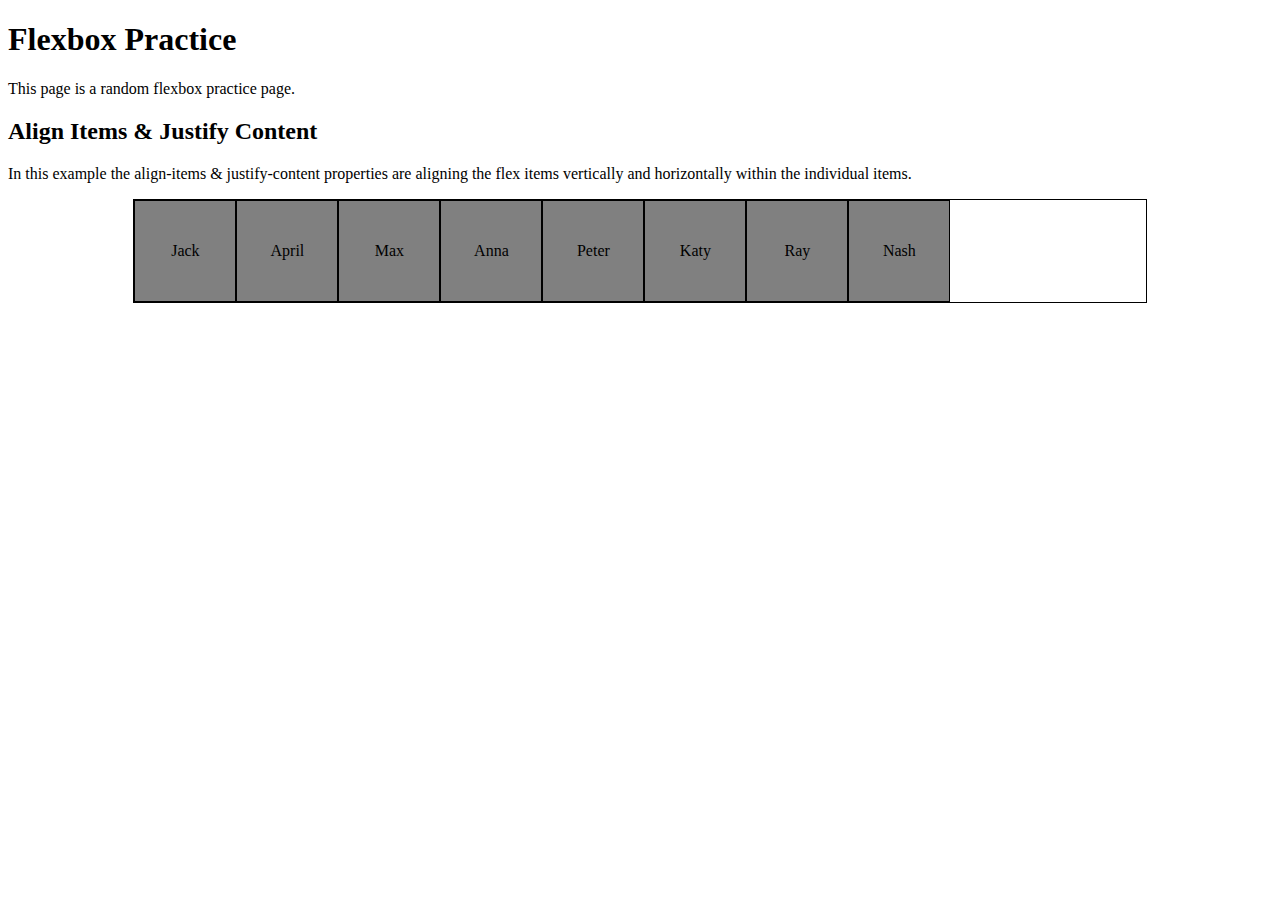
<file: flexbox/index.html>
<!DOCTYPE html>
<html>
  <head>
    <title>Flexbox Practice</title>
    <link href="style.css" rel="stylesheet" type="text/css">
  </head>
  <body>
    <header>
      <h1>Flexbox Practice</h1>
      <p>This page is a random flexbox practice page.</p>
    </header>
    <article>
      <h2>Align Items & Justify Content</h2>
      <p>In this example the align-items & justify-content properties are aligning the flex items vertically and horizontally within the individual items.</p>
      <section id="container">
        <div><p>Jack</p></div>
        <div><p>April</p></div>
        <div><p>Max</p></div>
        <div><p>Anna</p></div>
        <div><p>Peter</p></div>
        <div><p>Katy</p></div>
        <div><p>Ray</p></div>
        <div><p>Nash</p></div>
      </section>
    </article>
  </body>
</html>
</file>
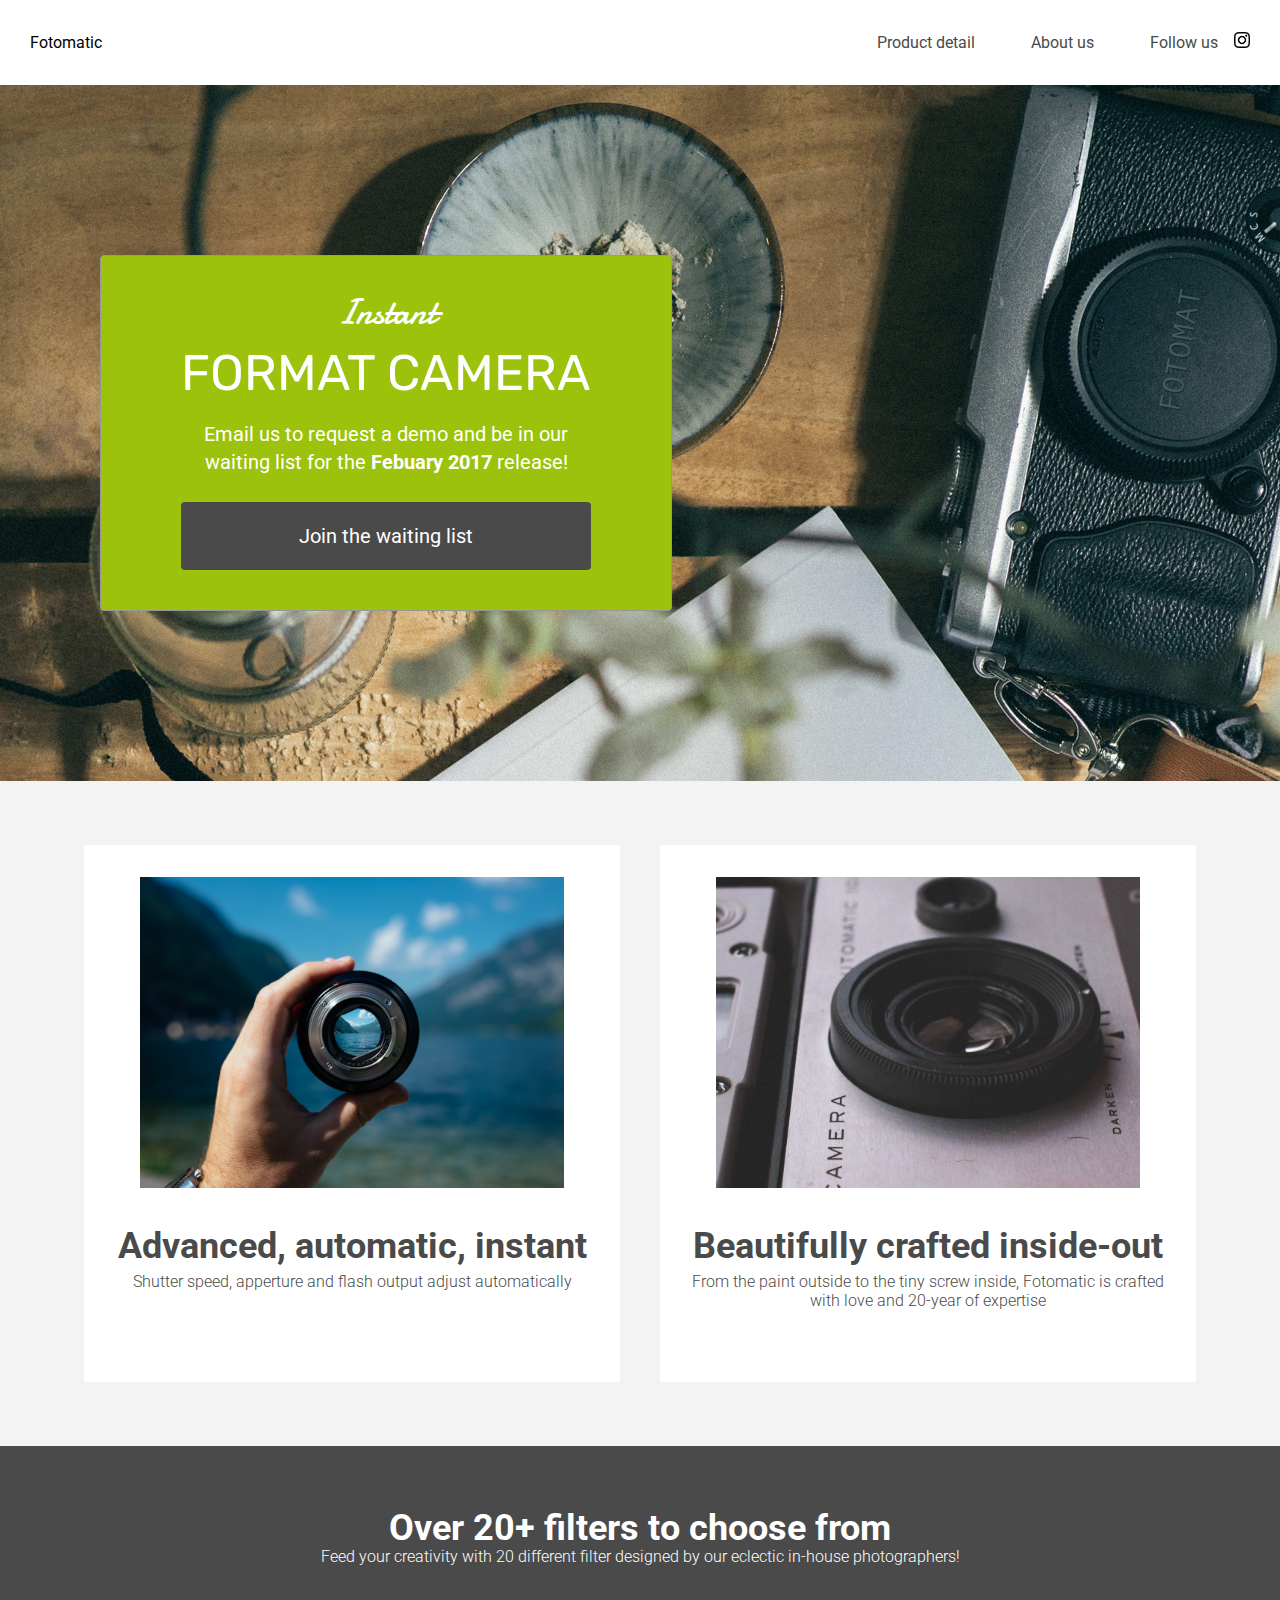
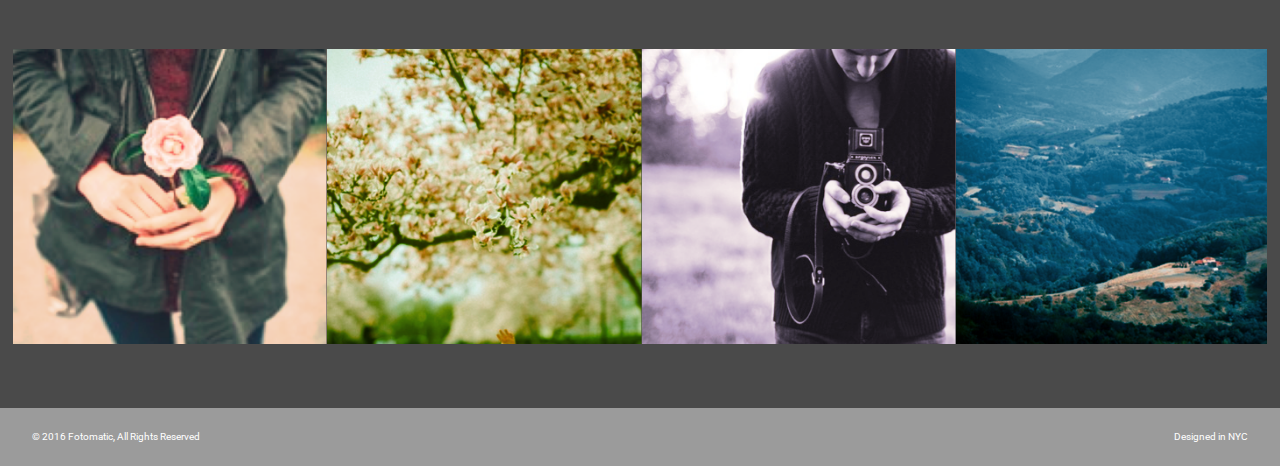
<file: fotomatic/index.html>
<!DOCTYPE html>
<html>
<head>
  <link href="https://fonts.googleapis.com/css?family=Damion" rel="stylesheet">
  <link href="https://fonts.googleapis.com/css?family=Rubik" rel="stylesheet">
  <link href="https://fonts.googleapis.com/css?family=Roboto:300,400,600,700" rel="stylesheet">
  <link rel="stylesheet" href="./resources/css/reset.css">
  <link rel="stylesheet" href="./resources/css/style.css">
  <meta charset="UTF-8">
</head>
<body>
  <!-- Header -->
  <header>
    <div class="content">
      <a href="index.html" class="desktop logo">Fotomatic</a>
      <nav class="desktop">
        <ul>
          <li><a href="#">Product detail</a></li>
          <li><a href="#">About us</a></li>
          <li><a href="https://www.instagram.com/">Follow us <img class="icon" src="./resources/images/instagram.png"></a></li>
        </ul>
      </nav>
      <nav class="mobile">
        <ul>
          <li><a href="#"><img src="./resources/images/ic-logo.svg"></a></li>
          <li><a href="#"><img src="./resources/images/ic-product-detail.svg"></a></li>
          <li><a href="#"><img src="./resources/images/ic-about-us.svg"></a></li>
          <li><a href="#" class="button">Join us</a></li>
        </ul>
      </nav>
    </div>
  </header>

  <!-- Main Content -->
  <div class="main-content">

    <!-- Sign Up Section -->
    <div id="sign-up-section" class="banner">
      <div id="sign-up-cta">
        <div class="content center">
          <div class="header">
            <h2 class="cursive">Instant</h2>
            <h1 class="striking">FORMAT CAMERA</h1>
          </div>
          <div class="email">
            <span>
              Email us to request a demo and be in our waiting list for the <strong>Febuary 2017</strong> release!
            </span>
            <div class="button">Join the waiting list</div>
          </div>
        </div>
      </div>
    </div>

    <!-- Features Section -->
    <div id="features-section">
      <div class="feature">
        <div class="center">
          <div class="image-container">
            <img src="../fotomatic/resources/images/feature-1.png" />
          </div>
          <div class="content">
            <h2>Advanced, automatic, instant</h2>
            <h3>Shutter speed, apperture and flash output adjust automatically</h3>
          </div>
        </div>
      </div>
      <div class="feature">
        <div class="center">
          <div class="image-container">
            <img src="../fotomatic/resources/images/feature-2.png" />
          </div>
          <div class="content">
            <h2>Beautifully crafted inside-out</h2>
            <h3>From the paint outside to the tiny screw inside, Fotomatic is crafted with love and 20-year of expertise</h3>
          </div>
        </div>
      </div>
    </div>

    <!-- Filters Section -->
    <div id="filters-section">
      <div class="content center">
        <h2>Over 20+ filters to choose from</h2>
        <h3>Feed your creativity with 20 different filter designed by our eclectic in-house photographers!</h3>
      </div>
      <div class="images-container">
        <div class="image-container">
          <img src="./resources/images/filter-1.png" />
        </div>
        <div class="image-container">
          <img src="./resources/images/filter-2.png" />
        </div>
        <div class="image-container">
          <img src="./resources/images/filter-3.png" />
        </div>
        <div class="image-container extra">
          <img src="./resources/images/filter-4.png" />
        </div>
      </div>
    </div>

    <!-- Quotes Section
    <div id="quotes-section">
      <div class="content center">
        <span class="quote">“It’s truly something that could create a brand new photography Renaissance”</span>
        <img class="quote-citation" src="./resources/images/photography-logo.png" />
      </div>
    </div>

    <!-- Footer -->
    <footer>
      <div class="content">
        <span class="copyright">© 2016  Fotomatic, All Rights Reserved</span>
        <span class="location">Designed in NYC</span>
      </div>
    </footer>

  </div>
</body>
</html>
</file>
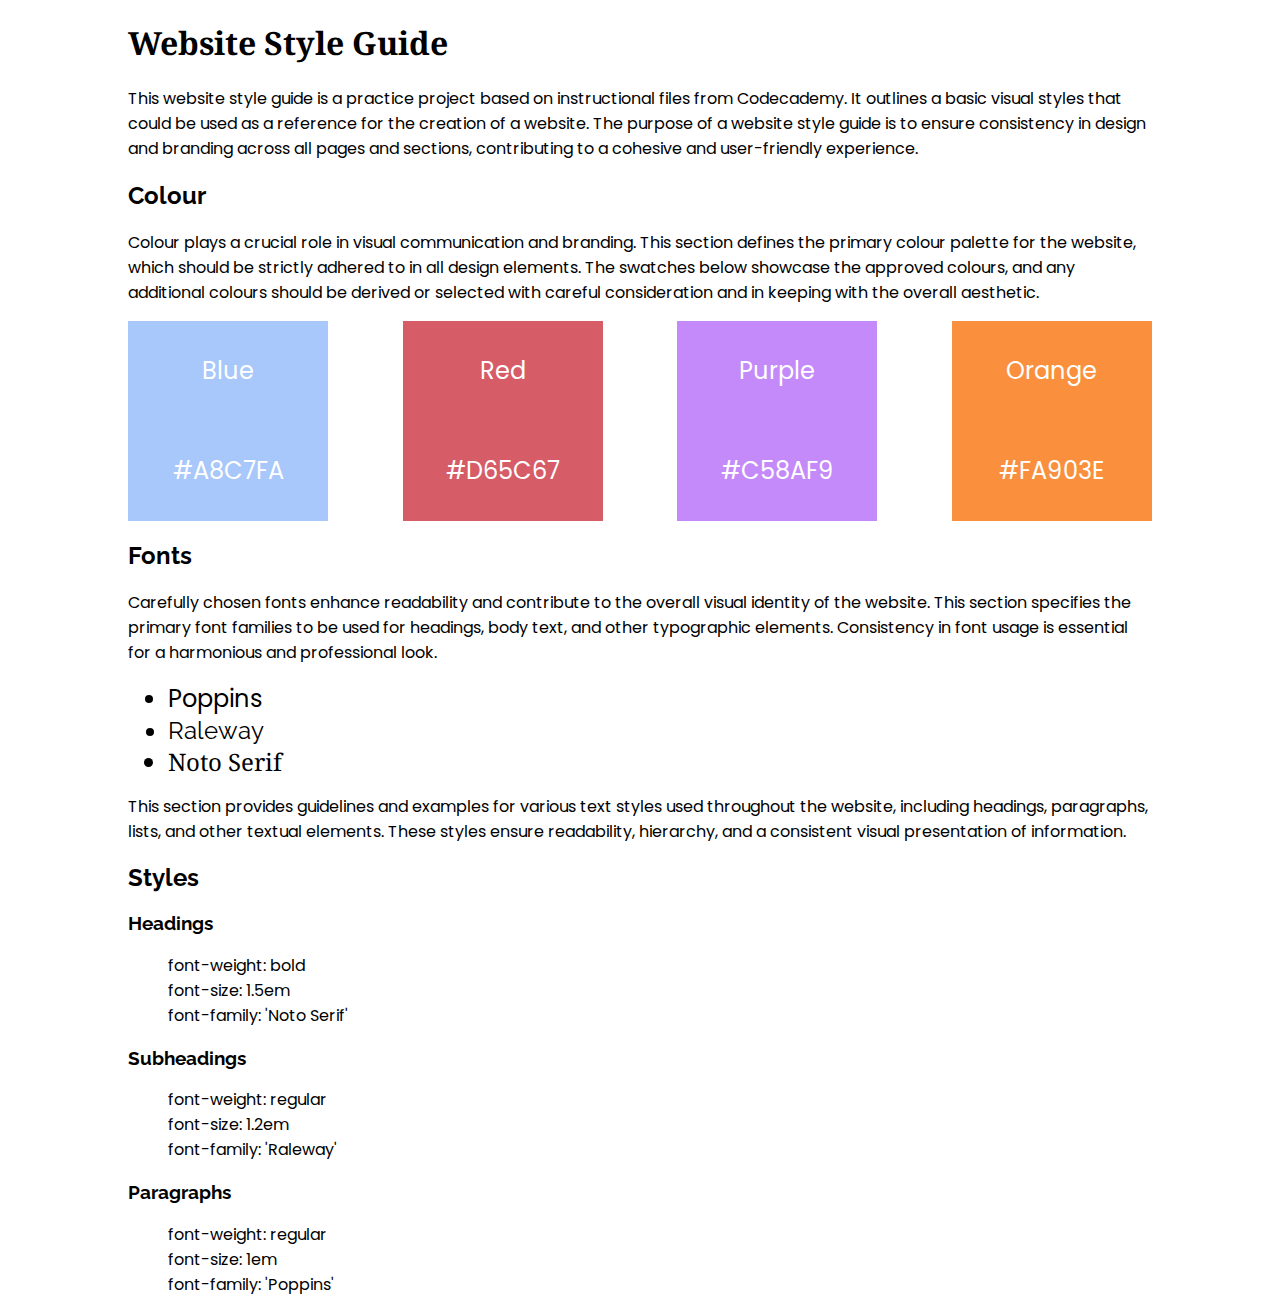
<file: guidelines/index.html>
<!DOCTYPE html>
<html>
  <head>
    <title>Website Style Guide</title>
    <link href="style.css" rel="stylesheet" type="text/css">
    <link rel="preconnect" href="https://fonts.googleapis.com">
    <link rel="preconnect" href="https://fonts.gstatic.com" crossorigin>
    <link href="https://fonts.googleapis.com/css2?family=Noto+Serif:ital,wght@0,100..900;1,100..900&family=Poppins:ital,wght@0,100;0,200;0,300;0,400;0,500;0,600;0,700;0,800;0,900;1,100;1,200;1,300;1,400;1,500;1,600;1,700;1,800;1,900&family=Raleway:ital,wght@0,100..900;1,100..900&display=swap" rel="stylesheet">
  </head>
  <body>
    <header>
      <h1>Website Style Guide</h1>
      <p>This website style guide is a practice project based on instructional files from Codecademy. It outlines a basic visual styles that could be used as a reference for the creation of a website. The purpose of a website style guide is to ensure consistency in design and branding across all pages and sections, contributing to a cohesive and user-friendly experience.</p>
    </header>
    <article>
      <h2>Colour</h2>
      <p>Colour plays a crucial role in visual communication and branding. This section defines the primary colour palette for the website, which should be strictly adhered to in all design elements. The swatches below showcase the approved colours, and any additional colours should be derived or selected with careful consideration and in keeping with the overall aesthetic.</p>
      <section id="colours">
        <div class="swatch blue"><p>Blue</p><p>#A8C7FA</p></div>
        <div class="swatch red"><p>Red</p><p>#D65C67</p></div>
        <div class="swatch purple"><p>Purple</p><p>#C58AF9</p></div>
        <div class="swatch orange"><p>Orange</p><p>#FA903E</p></div>
      </section>
      <h2>Fonts</h2>
      <section id="fonts">
        <p>Carefully chosen fonts enhance readability and contribute to the overall visual identity of the website. This section specifies the primary font families to be used for headings, body text, and other typographic elements. Consistency in font usage is essential for a harmonious and professional look.</p>
        <ul>
          <li class="poppins">Poppins</li>
          <li class="raleway">Raleway</li>
          <li class="noto-serif">Noto Serif</li>
        </ul>
      </section>
      <section id="styles">
        <p>This section provides guidelines and examples for various text styles used throughout the website, including headings, paragraphs, lists, and other textual elements. These styles ensure readability, hierarchy, and a consistent visual presentation of information.</p>
        <h2>Styles</h2>
        <h3>Headings</h3>
          <ul>
            <li>font-weight: bold</li>
            <li>font-size: 1.5em</li>
            <li>font-family: 'Noto Serif'</li>
          </ul>
        <h3>Subheadings</h3>
        <ul>
          <li>font-weight: regular</li>
          <li>font-size: 1.2em</li>
          <li>font-family: 'Raleway'</li>
        </ul>
        <h3>Paragraphs</h3>
        <ul>
          <li>font-weight: regular</li>
          <li>font-size: 1em</li>
          <li>font-family: 'Poppins'</li>
        </ul>
      </section>
      
    </article>
  </body>
</html>
</file>
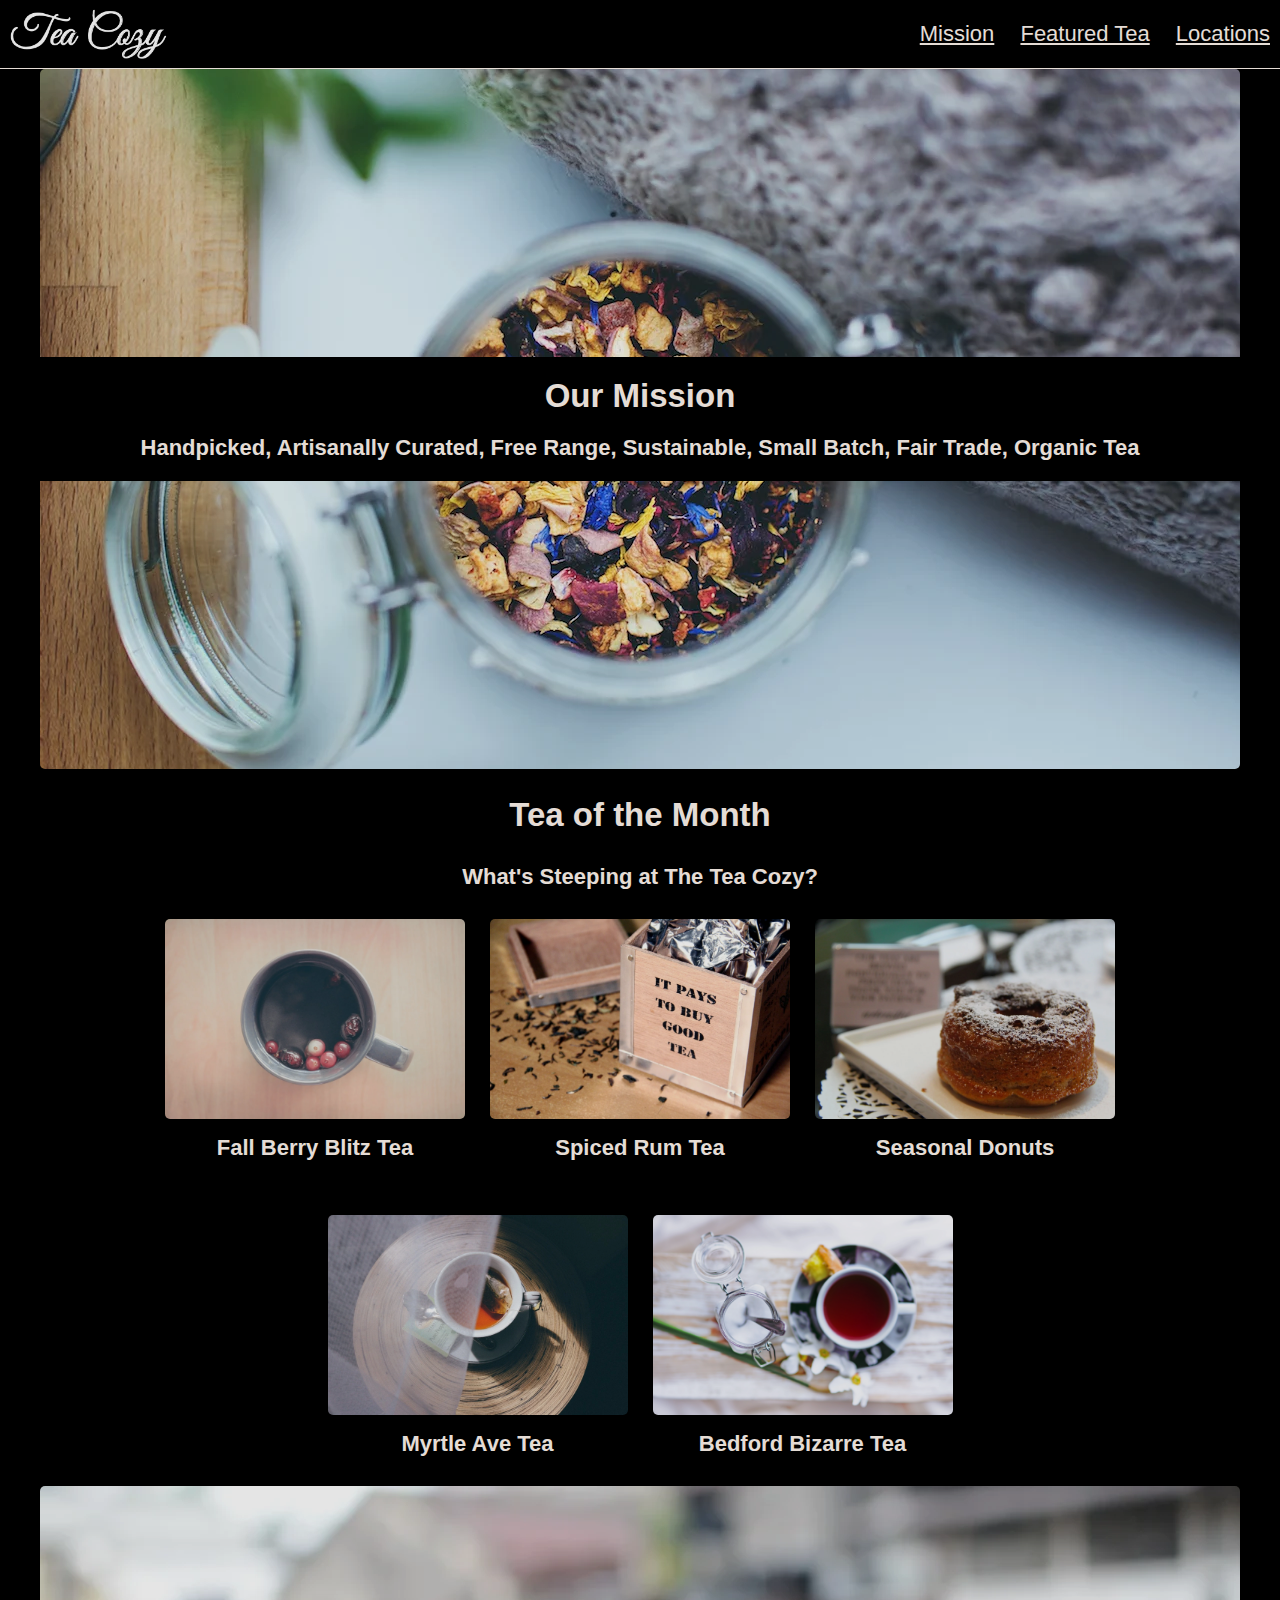
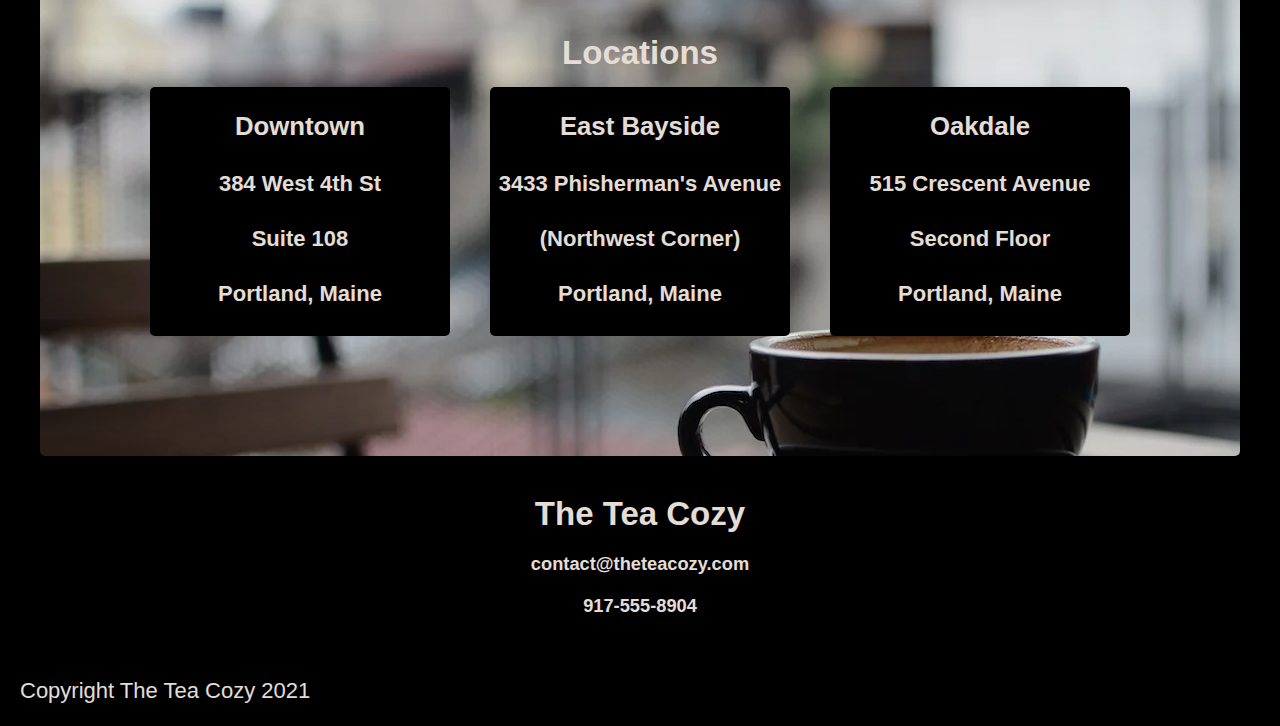
<file: tea-cozy/index.html>
<!DOCTYPE html>
<html lang="en">

<head>
  <link rel="stylesheet" href="style.css">
  <title>Tea Cozy</title>
</head>

<body>
  <header>
    <img src="images/img-tea-cozy-logo.webp" alt="logo">
    <nav>
      <ul>
        <li><a href="#mission">Mission</a></li>
        <li><a href="#featured">Featured Tea</a></li>
        <li><a href="#locations">Locations</a></li>
      </ul>
    </nav>
  </header>
  <main>
    <section id="mission">
      <div class="mission-header">
        <h2>Our Mission</h2>
        <h4>Handpicked, Artisanally Curated, Free Range, Sustainable, Small Batch, Fair Trade, Organic Tea</h4>
      </div>
    </section>
    <section id="featured">
      <h2>Tea of the Month</h2>
      <h4>What's Steeping at The Tea Cozy?</h4>
      <div class="featured-items">
        <div class="item">
          <img src="images/img-berryblitz.webp" alt="">
          <h4>Fall Berry Blitz Tea</h4>
        </div>
        <div class="item">
          <img src="images/img-spiced-rum.webp" alt="">
          <h4>Spiced Rum Tea</h4>
        </div>
        <div class="item">
          <img src="images/img-donut.webp" alt="">
          <h4>Seasonal Donuts</h4>
        </div>
        <div class="item">
          <img src="images/img-myrtle-ave.webp" alt="">
          <h4>Myrtle Ave Tea</h4>
        </div>
        <div class="item">
          <img src="images/img-bedford-bizarre.webp" alt="">
          <h4>Bedford Bizarre Tea</h4>
        </div>
      </div>
    </section>
    <section id="locations">
      <h2>Locations</h2>
      <div class="our-locations">
        <div class="location">
          <h3>Downtown</h3>
          <h4>384 West 4th St</h4>
          <h4>Suite 108</h4>
          <h4>Portland, Maine</h4>
        </div>
        <div class="location">
          <h3>East Bayside</h3>
          <h4>3433 Phisherman's Avenue</h4>
          <h4>(Northwest Corner)</h4>
          <h4>Portland, Maine</h4>
        </div>
        <div class="location">
          <h3>Oakdale</h3>
          <h4>515 Crescent Avenue</h4>
          <h4>Second Floor</h4>
          <h4>Portland, Maine</h4>
        </div>
      </div>
    </section>
  </main>
  <footer>
    <section class="contact">
      <h2>The Tea Cozy</h2>
      <h5>contact@theteacozy.com</h5>
      <h5>917-555-8904</h5>
    </section>
    <p class="copyright">Copyright The Tea Cozy 2021</p>
  </footer>
</body>

</html>
</file>
<file: flexbox/style.css>
#container {
    border: 1px solid;
    width: 80%;
    margin: 0 auto;
    display: flex;
    flex-wrap: wrap;
}

#container div {
    width: 100px;
    height: 100px;
    background-color: grey;
    border: 1px solid black;
    display: flex;
    align-items: center;
    justify-content: center;
}
</file>
<file: fotomatic/resources/css/style.css>
/* Universal Styles */

html {
  font-family: "Roboto", sans-serif;
  font-size: 16px;
}

.main-content {
  position: relative;
  top: 5.3125rem; /* To offset for fixed header. */
  background-image: url("../../resources/images/banner-landingpage.jpg");
}

.center {
  text-align: center;
}

.button {
  border-radius: 4px;
  background-color: #4a4a4a;
  color: white;
}

.image-container {
  overflow: hidden;
}

.image-container img {
  display: block;
}

@media only screen and (max-width: 760px) {
  .main-content {
    top: 2.5625rem;
  }
}

/* Header */

header {
  position: fixed;
  width: 100%;
  border-bottom: solid 1px #c6c1c1;
  background-color: white;
  height: 85px;
}

header .content {
  display: flex;
  align-items: center;
  padding: 1.875rem;
}

header .logo {
  flex: 1;
}

header nav ul {
  display: flex;
}

nav li {
  padding-left: 3.5rem;
}

nav a {
  vertical-align: bottom;
  line-height: 1.6;
  font-size: 1rem;
  color: #4a4a4a;
}

header .icon {
  width: 1rem;
  padding-left: .75rem;
}

header .mobile {
  display: none;
}

@media only screen and (max-width: 760px) {
  header .desktop {
    display: none;
  }

  header .mobile {
    display: block;
    width: 100%;
  }

  header .content {
    padding: .5rem 0;
  }

  header .mobile ul {
    display: flex;
    justify-content: space-around;
    align-items: center;
    width: 100%;
  }

  header .mobile li {
    padding: 0;
  }

  header .mobile .button {
    padding: .1875rem .5rem;
    background-color: #9dc20b;
    line-height: 1.6;
    color: white;
  }
}

/* Sign Up Section */

#sign-up-section {
  display: flex;
  justify-content: flex-start;
  align-items: flex-start;
  height: 43.5rem;
}

#sign-up-cta {
  padding: 0 5rem 2.5rem 5rem;
  border: solid 1px #979797;
  border-radius: 4px;
  background-color: #9dc20b;
  margin-top: 170px;
  margin-left: 100px;
}

#sign-up-cta .content {
  width: 25.625rem;
  margin-top: 2rem;
  font-family: "Roboto", sans-serif;
  font-size: 1.25rem;
  line-height: 1.4;
  color: white;
}

#sign-up-cta h1 {
  font-size: 3.125rem;
}

#sign-up-cta h2 {
  font-size: 2.25rem;
}

#sign-up-cta span strong {
  font-weight: bold;
}

#sign-up-cta .cursive {
  font-family: "Damion", cursive;
}

#sign-up-cta .striking {
  font-family: "Rubik", sans-serif;
  padding-bottom: .75rem;
}

#sign-up-cta .button {
  margin-top: 1.625rem;
  padding: 1.25rem 7.25rem;
}

@media only screen and (max-width: 760px) {
  #sign-up-section {
    align-items: center;
    justify-content: center;
    height: 28rem;
  }

  #sign-up-cta {
    position: static;
    width: auto;
    height: auto;
    background-color: transparent;
    border: none;
  }

  #sign-up-cta .content {
    margin-top: 0;
  }

  #sign-up-cta .email {
    display: none;
  }

  #sign-up-cta h1 {
    font-size: 3.125rem;
  }

  #sign-up-cta h2 {
    font-size: 2.25rem;
  }
}

@media only screen and (max-width: 450px) {
  #sign-up-section {
    height: 20rem;
  }

  #sign-up-cta h1 {
    font-size: 2.25rem;
  }

  #sign-up-cta h2 {
    font-size: 2rem;
  }
}

/* Features Section */

#features-section {
  display: flex;
  justify-content: space-between;
  padding: 4rem 5%;
  background-color: #f3f3f3;
}

.feature {
  flex: 1;
  padding: 2rem;
  margin: 0px 1.25rem;
  background-color: white;
}

.feature .content {
  padding: 2.5rem 0;
}

.feature .image-container {
  width: 90%;
  height: 65%;
  margin: 0 auto;
}

.image-container {
  overflow: hidden;
}

.image-container img {
  display: block;
  max-width: 100%;
}

.feature h2 {
  padding-bottom: .5rem;
  font-size: 2.25rem;
  font-weight: bold;
  color: #4a4a4a;
}

.feature h3 {
  font-size: 1rem;
  line-height: 1.2;
  font-weight: 300;
  color: #4a4a4a;
}

@media only screen and (max-width: 890px) {
  .feature h2 {
    font-size: 1.125rem;
    line-height: 1.3;
    font-weight: normal;
  }

  .feature h3 {
    font-size: .875rem;
    line-height: 1.4;
  }
}

@media only screen and (max-width: 760px) {
  #features-section {
    flex-flow: column;
    padding: 0;
  }

  .feature {
    margin: 0;
    padding: 1.25rem 1rem 0 1rem;
  }
}

/* Filters Section */

#filters-section {
  padding: 4rem 0;
  background-color: #4a4a4a;
}

#filters-section .content {
  padding: 0 .625rem;
  margin-bottom: 5rem;
}

#filters-section .content h2 {
  font-size: 2.25rem;
  font-weight: bold;
  color: white;
}

#filters-section .content h3 {
  font-size: 1rem;
  line-height: 1.4;
  font-weight: 300;
  color: white;
}

#filters-section .images-container {
  display: flex;
  max-width: 100%;
  padding: 0 1%;
}

@media only screen and (max-width: 760px) {
  #filters-section {
    padding: 1.5rem 0 0 0;
  }

  #filters-section .content {
    margin-bottom: 1rem;
  }

  #filters-section .content h2 {
    padding-bottom: .625rem;
    font-size: 1.125rem;
    line-height: 1.3;
    font-weight: normal;
  }

  #filters-section .content h3 {
    font-size: .875rem;
    line-height: 1.4;
  }

  #filters-section .images-container {
    padding: 0;
  }

  #filters-section .extra {
    display: none;
  }
}

/* Quotes Section */

#quotes-section {
  background-color: #f3f3f3;
}

#quotes-section content {
  padding: 5rem 0;
}

#quotes-section quote {
  padding-right: 1.875rem;
  font-family: "Palatino", serif;
  font-size: 1.875rem;
  line-height: 1.1;
  font-style: italic;
  color: #4a4a4a;
}

#quotes-section quote-citation {
  height: 1.875rem;
}

@media only screen and (max-width: 760px) {
  #quotes-section content {
    padding: 1.875rem .625rem;
  }

  #quotes-section quote {
    font-size: 1.5rem;
    line-height: 1.4;
  }

  #quotes-section quote-citation {
    display: block;
    padding-top: 1rem;
    margin: auto;
  }
}

/* Footer */

footer {
  background-color: #9b9b9b;
  padding: 1.5rem 2rem;
}

footer .content {
  color: white;
  display: flex;
  font-size: .75rem;
}

footer .copyright {
  flex-grow: 1;
}

@media only screen and (min-width: 760px) {
  footer .content {
    font-size: .625rem;
  }
}
</file>
<file: guidelines/style.css>
html {
    font-family: "Poppins", system-ui;
  }

h1 {
    font-family: "Noto Serif", system-ui;
}

h2, h3, h4, h5, h6 {
    font-family: "Raleway", system-ui;  
}

.poppins {
    font-family: "Poppins", system-ui;
}

.raleway {
    font-family: "Raleway", system-ui;
}
  
.noto-serif {
    font-family: "Noto Serif", system-ui;
}

body {
    width: 80%;
    margin: 0 auto;
}

  #colours {  /* Target the colours section */
    display: flex;
    align-items: center;
    justify-content: space-between;
  }
  
  .swatch {
    background-color: red;
    width: 200px;
    height: 200px;
    color: white;
    font-size: 1.5em;
    display: flex;
    flex-wrap: wrap;
    align-items: center;
    justify-content: center;
  }

  .swatch p {
    width: 100%;
    text-align: center;
  }
  
  .blue {
    background-color: #A8C7FA;
  }
  
  .red {
    background-color: #D65C67;
  }
  
  .purple {
    background-color: #C58AF9;
  }
  
  .orange {
    background-color: #FA903E;
  }
  
  #fonts ul li {
    font-size: 1.5em;
  }

  #styles ul li {
    list-style-type: none;
  }
</file>
<file: tea-cozy/style.css>
* {
  box-sizing: border-box;
}

html, body {
  scroll-behavior: smooth;
  font-family: Helvetica;
  font-size: 22px;
  color: seashell;
  background-color: #000;
}

body {
  opacity: 0.9;
  text-align: center;
  margin: 0;
  padding: 0;
}

/* Header */

header {
  z-index: 1;
  position: fixed;
  top: 0;
  display: flex;
  justify-content: space-between;
  align-items: center;
  width: 100%;
  height: 69px;
  border-bottom: 1px solid seashell;
  background-color: #000;
}

header img {
  margin-left: 10px;
  height: 50px;
}

header nav li {
  display: inline-block;
  margin: 0 10px;
}

header nav li a {
  color: seashell;
  text-decoration: underline;
}

/* Main */

main {
  padding-top: 69px;
}

/* Mission */

#mission {
  border-radius: 5px;
  background-image: url('images/img-mission-background.webp');
  background-repeat: no-repeat;
  background-size: cover;
  width: 1200px;
  height: 700px;
  margin: 0 auto;
  display: flex;
  justify-content: center;
  align-items: center;
}

.mission-header {
  background-color: #000;
  width: 100%;
  padding: 10px 0;
}

.mission-header h2,
.mission-header h4 {
  margin: 10px;
}

.mission-header h4 {
  margin-top: 20px;
}

/* Featured */

#featured {
  margin: 0 auto;
  width: 1000px;
}

.featured-items {
  display: flex;
  flex-wrap: wrap;
  justify-content: center;
  align-items: center;
  gap: 25px;
}

.item img {
  width: 300px;
  height: 200px;
  border-radius: 5px;
  transition: transform .2s;
}

.item img:hover {
  transform: scale(1.1);
}

.item h4 {
  margin-top: 10px;
}

/* Locations */

#locations {
  background-image: url('images/img-locations-background.webp');
  background-repeat: no-repeat;
  background-size: cover;
  display: flex;
  flex-direction: column;
  justify-content: center;
  align-items: center;
  margin: 0 auto;
  border-radius: 5px;
  height: 570px;
  width: 1200px;
}

.our-locations {
  display: flex;
  gap: 40px;
}

.location {
  width: 300px;
  opacity: 1;
  background-color: #000;
  border-radius: 5px;
  transition: transform .2s;
}

.location:hover {
  transform: scale(1.1);
}

#locations h2 {
  margin-bottom: 15px;
}

/* Footer */

.contact {
  height: 200px;
  display: flex;
  flex-direction: column;
  justify-content: center;
  align-items: center;
  gap: 20px;
}

.contact h2,
.contact h5 {
  margin: 0;
}

.copyright {
  text-align: left;
  margin-left: 20px;
}
</file>
